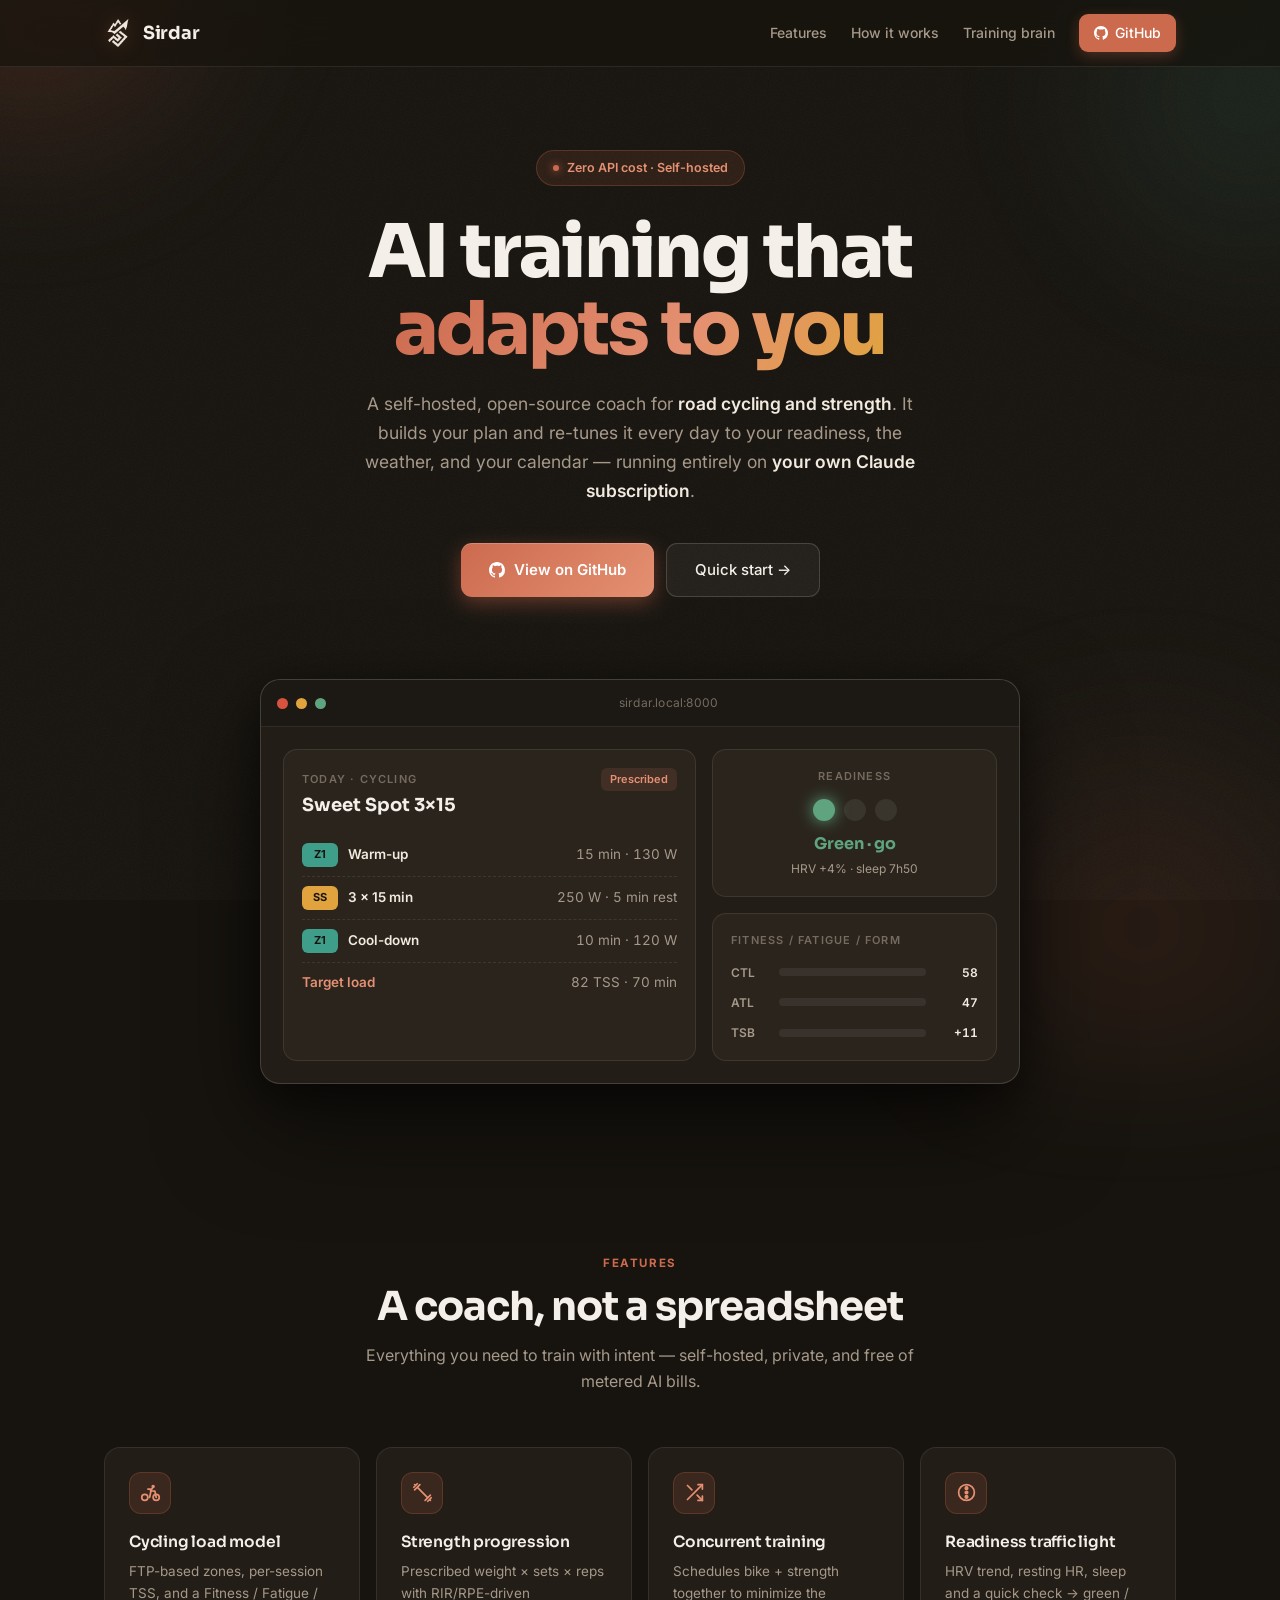
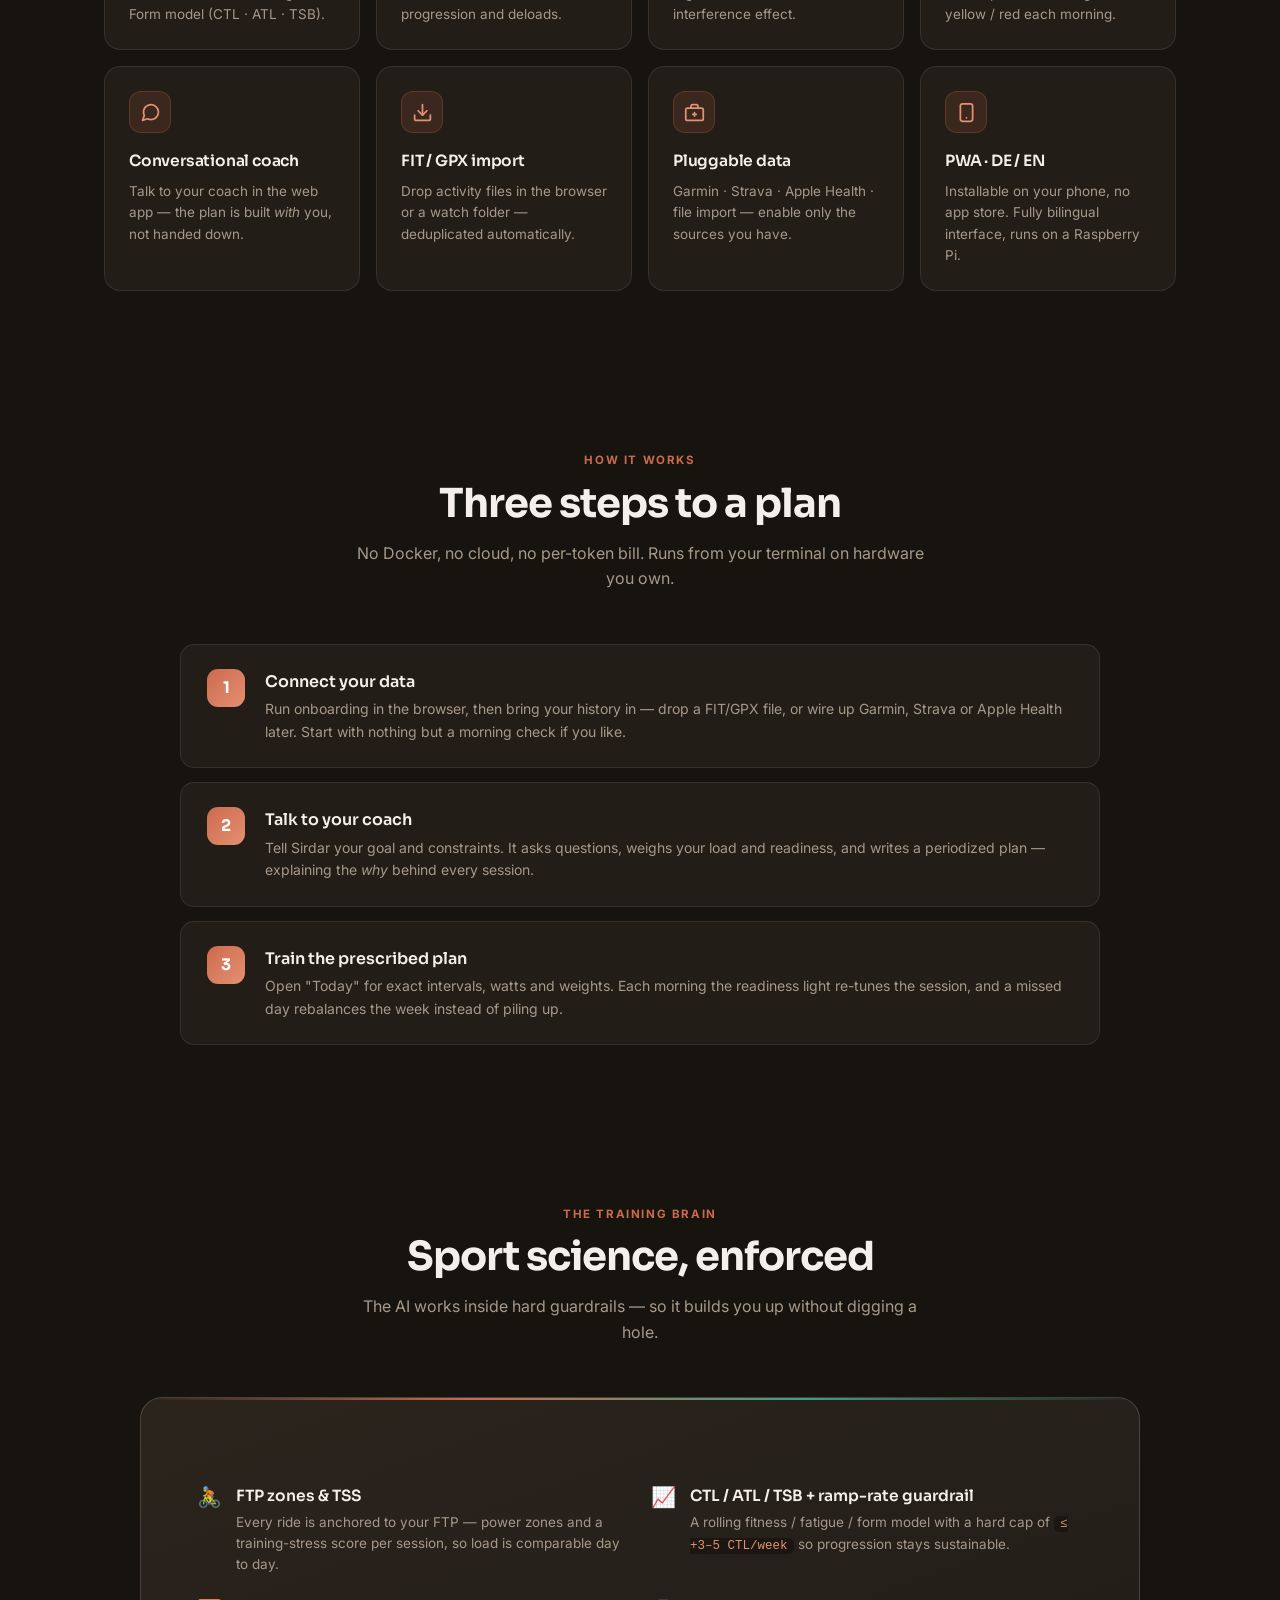
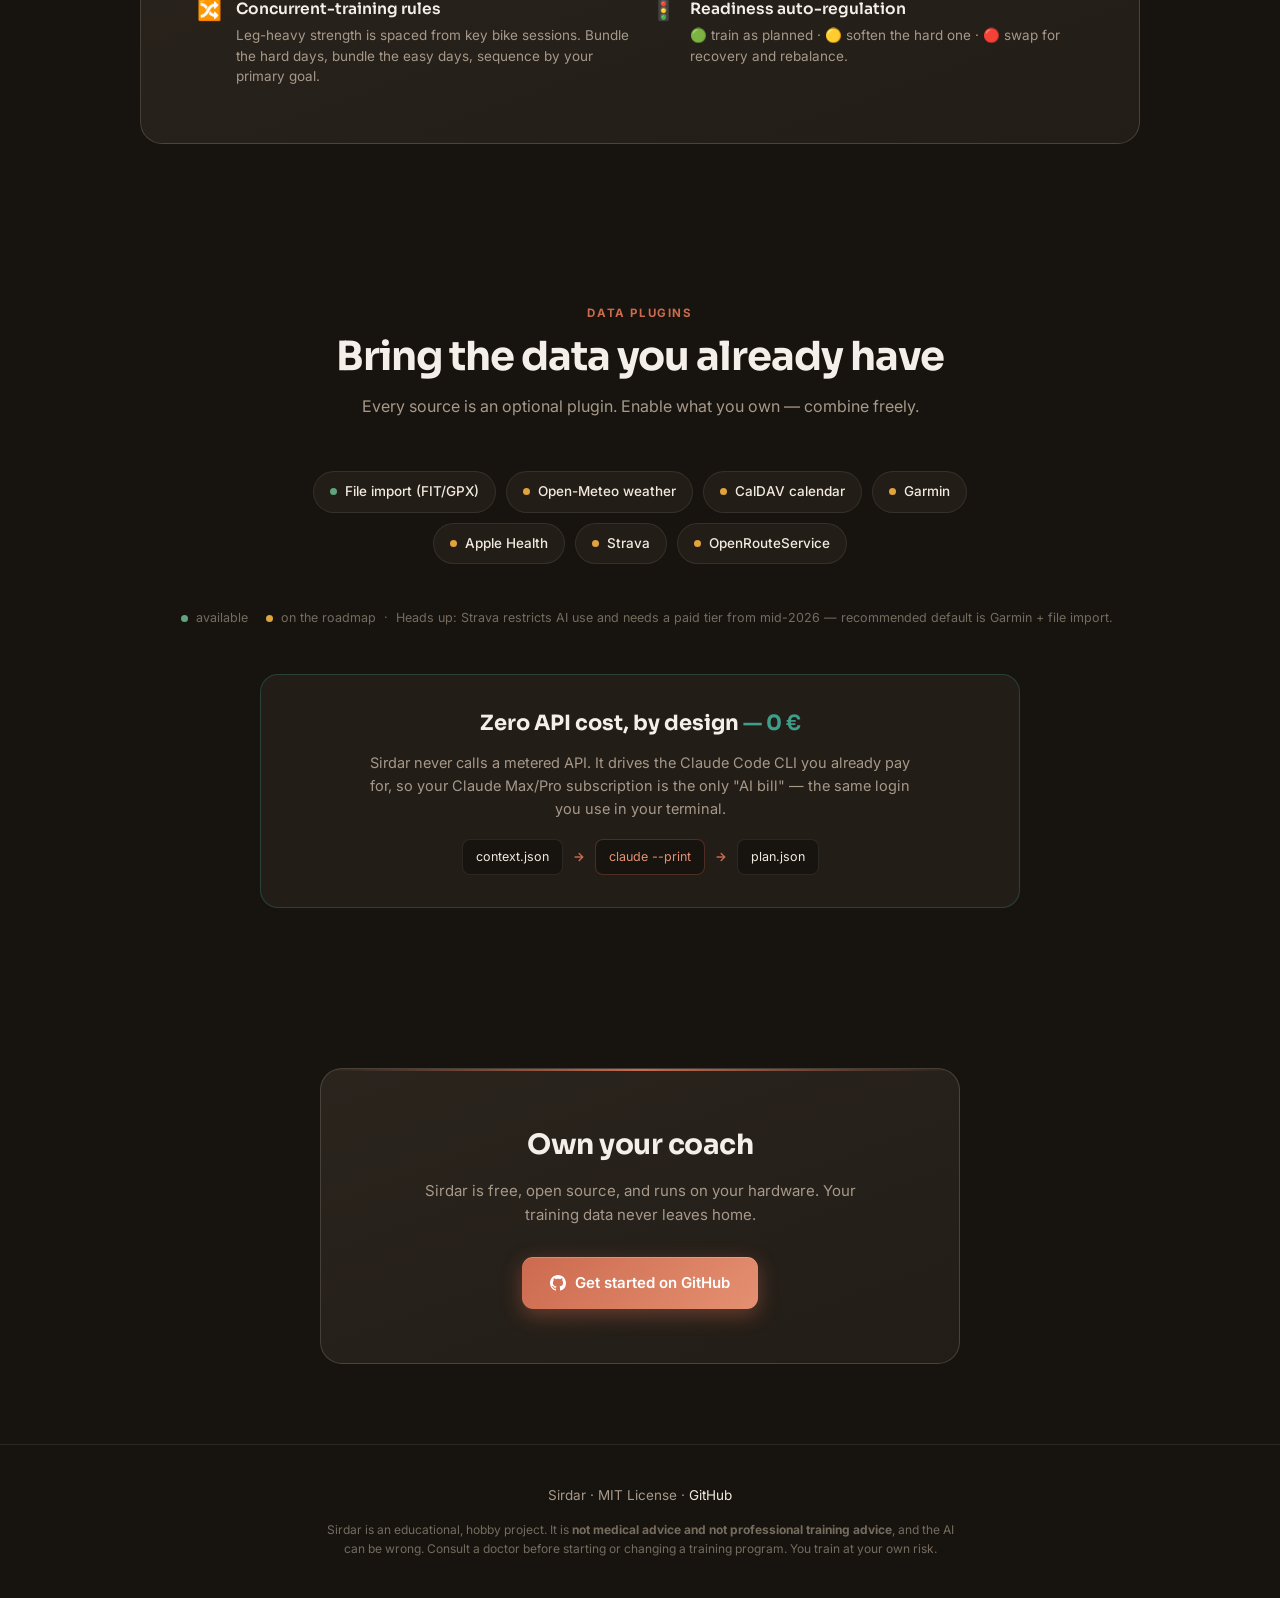
<file: docs/index.html>
<!DOCTYPE html>
<html lang="en">
<head>
    <meta charset="UTF-8">
    <meta name="viewport" content="width=device-width, initial-scale=1.0">
    <title>Sirdar — AI training that adapts to you</title>
    <meta name="description" content="Sirdar is a self-hosted, open-source AI training coach for road cycling and strength. It builds your plan and re-tunes it daily — running on your own Claude subscription, for zero API cost.">
    <meta name="theme-color" content="#17140F">
    <meta name="author" content="Sirdar">
    <meta property="og:title" content="Sirdar — AI training that adapts to you">
    <meta property="og:description" content="Self-hosted, open-source AI coach for cycling + strength. FTP/TSS, CTL/ATL/TSB, a readiness traffic light and a conversational coach — running on your own Claude subscription for zero API cost.">
    <meta property="og:type" content="website">
    <meta property="og:url" content="https://kingler16.github.io/Sirdar">
    <meta property="og:image" content="https://kingler16.github.io/Sirdar/logo.png">
    <meta name="twitter:card" content="summary">
    <meta name="twitter:title" content="Sirdar — AI training that adapts to you">
    <meta name="twitter:description" content="Self-hosted, open-source AI coach for cycling + strength. Runs on your own Claude subscription for zero API cost.">
    <link rel="icon" type="image/png" href="logo.png">
    <link rel="apple-touch-icon" href="logo.png">
    <link rel="preconnect" href="https://fonts.googleapis.com">
    <link rel="preconnect" href="https://fonts.gstatic.com" crossorigin>
    <link href="https://fonts.googleapis.com/css2?family=Sora:wght@500;600;700;800&family=Inter:wght@400;500;600;700&display=swap" rel="stylesheet">
    <style>
        :root {
            --charcoal: #17140F;
            --panel: #221D17;
            --panel-2: #2A241D;
            --offwhite: #F4EFE8;
            --taupe: #A6998A;
            --taupe-dim: #756B5F;
            --cream: #F2EADF;
            --clay: #CC6A4E;
            --clay-hover: #E59072;
            --teal: #3E9E89;
            --green: #5FA47E;
            --amber: #E0A33E;
            --red: #D85240;
            --border: rgba(244, 239, 232, 0.09);
            --border-strong: rgba(244, 239, 232, 0.16);
            --ease: cubic-bezier(0.16, 1, 0.3, 1);
            --shadow: 0 12px 40px rgba(0, 0, 0, 0.45);
        }

        * { margin: 0; padding: 0; box-sizing: border-box; }
        html { scroll-behavior: smooth; }

        body {
            font-family: 'Inter', -apple-system, BlinkMacSystemFont, sans-serif;
            background: var(--charcoal);
            color: var(--offwhite);
            line-height: 1.6;
            overflow-x: hidden;
            -webkit-font-smoothing: antialiased;
            position: relative;
            min-height: 100vh;
        }

        /* Warm, earthy ambient glow */
        body::before {
            content: '';
            position: fixed;
            inset: -20vh -20vw;
            z-index: -2;
            background:
                radial-gradient(46vmin circle at 16% 12%, rgba(204, 106, 78, 0.22), transparent 60%),
                radial-gradient(40vmin circle at 84% 22%, rgba(62, 158, 137, 0.14), transparent 62%),
                radial-gradient(50vmin circle at 78% 88%, rgba(204, 106, 78, 0.12), transparent 60%);
            filter: blur(60px);
            pointer-events: none;
        }
        body::after {
            content: '';
            position: fixed;
            inset: 0;
            z-index: -1;
            pointer-events: none;
            opacity: 0.035;
            background-image: url("data:image/svg+xml;utf8,<svg xmlns='http://www.w3.org/2000/svg' width='200' height='200'><filter id='n'><feTurbulence type='fractalNoise' baseFrequency='0.85' numOctaves='2' stitchTiles='stitch'/><feColorMatrix values='0 0 0 0 1  0 0 0 0 1  0 0 0 0 1  0 0 0 1 0'/></filter><rect width='100%25' height='100%25' filter='url(%23n)'/></svg>");
            background-size: 200px 200px;
        }

        ::selection { background: rgba(204, 106, 78, 0.3); color: var(--offwhite); }

        h1, h2, h3, .nav-brand, .stat-value { font-family: 'Sora', sans-serif; }

        .wrap { max-width: 1120px; margin: 0 auto; padding: 0 24px; }

        /* ─── Nav ─── */
        nav {
            position: fixed;
            top: 0; left: 0; right: 0;
            z-index: 100;
            padding: 14px 0;
            background: rgba(23, 20, 15, 0.72);
            backdrop-filter: blur(22px) saturate(150%);
            -webkit-backdrop-filter: blur(22px) saturate(150%);
            border-bottom: 1px solid var(--border);
        }
        .nav-inner { display: flex; justify-content: space-between; align-items: center; }
        .nav-brand {
            font-size: 18px; font-weight: 700; letter-spacing: -0.3px;
            color: var(--offwhite); text-decoration: none;
            display: flex; align-items: center; gap: 11px;
        }
        .nav-logo { width: 28px; height: 28px; display: flex; filter: drop-shadow(0 0 10px rgba(204, 106, 78, 0.35)); }
        .nav-logo img { width: 100%; height: 100%; }
        .nav-links { display: flex; gap: 24px; align-items: center; }
        .nav-links a {
            color: var(--taupe); text-decoration: none; font-size: 14px; font-weight: 500;
            transition: color 0.18s var(--ease);
        }
        .nav-links a:hover { color: var(--offwhite); }
        .btn-nav {
            display: inline-flex; align-items: center; gap: 7px;
            padding: 8px 15px; border-radius: 9px;
            background: var(--clay); color: #fff !important;
            font-size: 13.5px; font-weight: 600;
            box-shadow: 0 4px 14px rgba(204, 106, 78, 0.3);
            transition: all 0.18s var(--ease);
        }
        .btn-nav:hover { background: var(--clay-hover); transform: translateY(-1px); box-shadow: 0 6px 18px rgba(204, 106, 78, 0.4); }

        /* ─── Hero ─── */
        .hero { padding: 150px 24px 70px; text-align: center; }
        .badge {
            display: inline-flex; align-items: center; gap: 8px;
            padding: 7px 16px; border-radius: 100px;
            background: rgba(204, 106, 78, 0.12);
            border: 1px solid rgba(204, 106, 78, 0.28);
            font-size: 12.5px; font-weight: 600; color: var(--clay-hover);
            margin-bottom: 28px;
        }
        .badge .dot { width: 6px; height: 6px; border-radius: 50%; background: var(--clay); box-shadow: 0 0 8px var(--clay); }
        .hero h1 {
            font-size: clamp(40px, 6.4vw, 74px); font-weight: 800;
            letter-spacing: -2px; line-height: 1.04; margin-bottom: 22px;
        }
        .hero h1 .accent {
            background: linear-gradient(120deg, var(--clay) 0%, var(--clay-hover) 60%, var(--amber) 100%);
            -webkit-background-clip: text; background-clip: text; -webkit-text-fill-color: transparent;
        }
        .hero-sub {
            font-size: 17.5px; color: var(--taupe); max-width: 580px;
            margin: 0 auto 38px; line-height: 1.65;
        }
        .hero-sub strong { color: var(--cream); font-weight: 600; }
        .hero-buttons { display: flex; gap: 12px; justify-content: center; flex-wrap: wrap; }
        .btn-primary {
            display: inline-flex; align-items: center; gap: 9px;
            padding: 14px 28px; border-radius: 11px;
            background: linear-gradient(135deg, var(--clay), var(--clay-hover));
            color: #fff; text-decoration: none; font-size: 15px; font-weight: 600;
            box-shadow: 0 6px 20px rgba(204, 106, 78, 0.4), inset 0 1px 0 rgba(255,255,255,0.2);
            transition: all 0.2s var(--ease);
        }
        .btn-primary:hover { filter: brightness(1.06); transform: translateY(-2px); box-shadow: 0 10px 28px rgba(204, 106, 78, 0.5); }
        .btn-primary:active { transform: translateY(0) scale(0.98); }
        .btn-secondary {
            display: inline-flex; align-items: center; gap: 9px;
            padding: 14px 28px; border-radius: 11px;
            background: rgba(244, 239, 232, 0.05);
            border: 1px solid var(--border-strong);
            color: var(--offwhite); text-decoration: none; font-size: 15px; font-weight: 500;
            transition: all 0.2s var(--ease);
        }
        .btn-secondary:hover { background: rgba(244, 239, 232, 0.09); transform: translateY(-2px); }

        /* ─── Hero mockup ─── */
        .mockup-section { padding: 12px 24px 90px; }
        .mockup {
            max-width: 760px; margin: 0 auto;
            background: var(--panel);
            border: 1px solid var(--border-strong);
            border-radius: 20px;
            box-shadow: var(--shadow), 0 40px 100px rgba(0,0,0,0.5);
            overflow: hidden;
        }
        .mockup-bar {
            display: flex; align-items: center; gap: 8px;
            padding: 13px 16px; border-bottom: 1px solid var(--border);
            background: rgba(0,0,0,0.18);
        }
        .mockup-dot { width: 11px; height: 11px; border-radius: 50%; }
        .mockup-url {
            flex: 1; text-align: center; font-size: 12px; color: var(--taupe-dim);
            font-family: 'Inter', monospace; letter-spacing: 0.2px;
        }
        .mockup-body { padding: 22px; display: grid; gap: 16px; }
        @media (min-width: 620px) { .mockup-body { grid-template-columns: 1.45fr 1fr; } }

        .card {
            background: var(--panel-2); border: 1px solid var(--border);
            border-radius: 14px; padding: 18px;
        }
        .card-label { font-size: 11px; text-transform: uppercase; letter-spacing: 1.2px; color: var(--taupe-dim); font-weight: 600; }

        /* Today card */
        .today-head { display: flex; justify-content: space-between; align-items: baseline; margin-bottom: 14px; }
        .today-title { font-family: 'Sora', sans-serif; font-size: 18px; font-weight: 700; margin-top: 3px; }
        .today-tag { font-size: 11px; font-weight: 600; color: var(--clay-hover); background: rgba(204,106,78,0.14); padding: 3px 9px; border-radius: 6px; }
        .interval-row { display: flex; align-items: center; gap: 10px; padding: 9px 0; border-bottom: 1px dashed var(--border); font-size: 13.5px; }
        .interval-row:last-child { border-bottom: none; }
        .interval-zone { width: 36px; height: 24px; border-radius: 6px; display: flex; align-items: center; justify-content: center; font-size: 11px; font-weight: 700; color: #17140F; flex-shrink: 0; }
        .z-sweet { background: var(--amber); }
        .z-vo2 { background: var(--clay-hover); }
        .z-rec { background: var(--teal); }
        .interval-row span.w { margin-left: auto; color: var(--taupe); font-variant-numeric: tabular-nums; }
        .interval-row span.t { color: var(--cream); font-weight: 600; }

        /* Readiness */
        .ready-card { text-align: center; }
        .traffic { display: flex; flex-direction: column; gap: 8px; align-items: center; margin: 14px 0 10px; }
        .light-stack { display: flex; gap: 9px; }
        .light { width: 22px; height: 22px; border-radius: 50%; background: rgba(244,239,232,0.08); transition: all 0.3s; }
        .light.on.g { background: var(--green); box-shadow: 0 0 16px var(--green); }
        .light.on.y { background: var(--amber); box-shadow: 0 0 16px var(--amber); }
        .light.on.r { background: var(--red); box-shadow: 0 0 16px var(--red); }
        .ready-verdict { font-family: 'Sora', sans-serif; font-size: 16px; font-weight: 700; color: var(--green); }
        .ready-note { font-size: 12px; color: var(--taupe); margin-top: 2px; }

        /* CTL/ATL/TSB bars */
        .load-card .bars { display: grid; gap: 11px; margin-top: 13px; }
        .bar-row { display: grid; grid-template-columns: 38px 1fr 42px; align-items: center; gap: 10px; font-size: 12px; }
        .bar-row .lbl { color: var(--taupe); font-weight: 600; }
        .bar-track { height: 8px; border-radius: 5px; background: rgba(244,239,232,0.07); overflow: hidden; }
        .bar-fill { height: 100%; border-radius: 5px; }
        .bar-row .val { text-align: right; font-variant-numeric: tabular-nums; color: var(--cream); font-weight: 600; }

        /* ─── Section scaffolding ─── */
        section.block { padding: 80px 24px; }
        .section-label { font-size: 11.5px; font-weight: 700; text-transform: uppercase; letter-spacing: 1.6px; color: var(--clay); text-align: center; margin-bottom: 12px; }
        .section-title { font-size: clamp(28px, 4vw, 40px); font-weight: 700; text-align: center; letter-spacing: -1px; line-height: 1.12; margin-bottom: 14px; }
        .section-sub { font-size: 16px; color: var(--taupe); text-align: center; max-width: 580px; margin: 0 auto 52px; }

        /* ─── Features ─── */
        .features-grid { display: grid; grid-template-columns: repeat(4, 1fr); gap: 16px; }
        .feature {
            background: var(--panel); border: 1px solid var(--border);
            border-radius: 16px; padding: 24px; transition: all 0.25s var(--ease);
        }
        .feature:hover { transform: translateY(-3px); border-color: rgba(204,106,78,0.35); background: var(--panel-2); }
        .feature-icon {
            width: 42px; height: 42px; border-radius: 12px; margin-bottom: 16px;
            background: rgba(204, 106, 78, 0.14); border: 1px solid rgba(204, 106, 78, 0.25);
            display: flex; align-items: center; justify-content: center; color: var(--clay-hover);
        }
        .feature-icon svg { width: 21px; height: 21px; }
        .feature h3 { font-size: 15.5px; font-weight: 600; margin-bottom: 7px; letter-spacing: -0.2px; }
        .feature p { font-size: 13.5px; color: var(--taupe); line-height: 1.58; }

        /* ─── How it works ─── */
        .how { max-width: 920px; margin: 0 auto; }
        .steps { display: grid; gap: 14px; }
        .step {
            display: flex; gap: 20px; align-items: flex-start;
            background: var(--panel); border: 1px solid var(--border);
            border-radius: 14px; padding: 24px 26px;
        }
        .step-num {
            width: 38px; height: 38px; flex-shrink: 0; border-radius: 11px;
            background: linear-gradient(135deg, var(--clay), var(--clay-hover));
            display: flex; align-items: center; justify-content: center;
            font-family: 'Sora', sans-serif; font-size: 16px; font-weight: 700; color: #fff;
        }
        .step h3 { font-size: 16px; font-weight: 600; margin-bottom: 4px; }
        .step p { font-size: 14px; color: var(--taupe); }

        /* ─── Training brain highlight ─── */
        .brain { max-width: 1000px; margin: 0 auto; }
        .brain-box {
            background: linear-gradient(160deg, var(--panel-2), var(--panel));
            border: 1px solid var(--border-strong);
            border-radius: 22px; padding: clamp(32px, 5vw, 56px);
            position: relative; overflow: hidden;
        }
        .brain-box::before {
            content: ''; position: absolute; top: 0; left: 0; right: 0; height: 2px;
            background: linear-gradient(90deg, transparent, var(--clay), var(--teal), transparent);
        }
        .brain-grid { display: grid; gap: 22px; margin-top: 30px; }
        @media (min-width: 720px) { .brain-grid { grid-template-columns: repeat(2, 1fr); } }
        .brain-item { display: flex; gap: 14px; align-items: flex-start; }
        .brain-bullet { font-size: 20px; flex-shrink: 0; line-height: 1.3; }
        .brain-item h4 { font-family: 'Sora', sans-serif; font-size: 15.5px; font-weight: 600; margin-bottom: 3px; }
        .brain-item p { font-size: 13.5px; color: var(--taupe); line-height: 1.55; }
        .brain-item code { background: rgba(0,0,0,0.3); color: var(--clay-hover); padding: 1px 6px; border-radius: 5px; font-size: 12.5px; }

        /* ─── Data plugins ─── */
        .plugins { display: flex; flex-wrap: wrap; gap: 10px; justify-content: center; max-width: 760px; margin: 0 auto 44px; }
        .plugin {
            display: inline-flex; align-items: center; gap: 8px;
            padding: 9px 16px; border-radius: 100px;
            background: var(--panel); border: 1px solid var(--border);
            font-size: 13.5px; font-weight: 500; color: var(--cream);
            transition: all 0.2s var(--ease);
        }
        .plugin:hover { border-color: var(--border-strong); transform: translateY(-1px); }
        .plugin .pdot { width: 7px; height: 7px; border-radius: 50%; }
        .pdot.live { background: var(--green); }
        .pdot.soon { background: var(--amber); }
        .plugins-legend { text-align: center; font-size: 12.5px; color: var(--taupe-dim); margin-bottom: 46px; }
        .plugins-legend .pdot { display: inline-block; width: 7px; height: 7px; border-radius: 50%; margin: 0 4px 0 14px; vertical-align: middle; }

        .zero-box {
            max-width: 760px; margin: 0 auto;
            background: var(--panel); border: 1px solid rgba(62, 158, 137, 0.28);
            border-radius: 18px; padding: 32px 36px; text-align: center;
        }
        .zero-box h3 { font-size: 21px; font-weight: 700; margin-bottom: 10px; }
        .zero-box h3 .teal { color: var(--teal); }
        .zero-box p { font-size: 14.5px; color: var(--taupe); max-width: 560px; margin: 0 auto 18px; }
        .zero-flow {
            display: inline-flex; flex-wrap: wrap; gap: 10px; align-items: center; justify-content: center;
            font-family: 'Inter', monospace; font-size: 12.5px;
        }
        .zero-chip { padding: 7px 13px; border-radius: 8px; background: rgba(0,0,0,0.3); border: 1px solid var(--border); color: var(--cream); }
        .zero-chip.hl { color: var(--clay-hover); border-color: rgba(204,106,78,0.3); }
        .zero-arrow { color: var(--clay); font-weight: 700; }

        /* ─── CTA ─── */
        .cta-box {
            max-width: 640px; margin: 0 auto; text-align: center;
            background: linear-gradient(160deg, var(--panel-2), var(--panel));
            border: 1px solid var(--border-strong);
            border-radius: 22px; padding: 54px 44px;
            position: relative; overflow: hidden;
        }
        .cta-box::before {
            content: ''; position: absolute; top: 0; left: 0; right: 0; height: 2px;
            background: linear-gradient(90deg, transparent, var(--clay), transparent);
        }
        .cta-box h2 { font-size: 28px; font-weight: 700; margin-bottom: 12px; letter-spacing: -0.5px; }
        .cta-box p { font-size: 15px; color: var(--taupe); margin-bottom: 30px; max-width: 440px; margin-left: auto; margin-right: auto; }

        /* ─── Footer ─── */
        footer { padding: 40px 24px; border-top: 1px solid var(--border); text-align: center; }
        .footer-row { font-size: 13.5px; color: var(--taupe); margin-bottom: 14px; }
        .footer-row a { color: var(--cream); text-decoration: none; transition: color 0.2s; }
        .footer-row a:hover { color: var(--clay-hover); }
        .footer-disclaimer { font-size: 12px; color: var(--taupe-dim); max-width: 640px; margin: 0 auto; line-height: 1.55; }

        /* ─── Responsive ─── */
        @media (max-width: 980px) { .features-grid { grid-template-columns: repeat(2, 1fr); } }
        @media (max-width: 768px) {
            .hero { padding: 120px 20px 50px; }
            .nav-links a:not(.btn-nav) { display: none; }
        }
        @media (max-width: 560px) {
            .hero h1 { letter-spacing: -1.2px; }
            .features-grid { grid-template-columns: 1fr; }
            .hero-buttons { flex-direction: column; align-items: stretch; }
            .step { flex-direction: column; gap: 12px; padding: 20px; }
            .cta-box, .zero-box, .brain-box { padding: 32px 22px; }
        }
        @media (prefers-reduced-motion: reduce) { * { transition: none !important; } }
    </style>
</head>
<body>

<!-- Nav -->
<nav>
    <div class="wrap nav-inner">
        <a href="#top" class="nav-brand">
            <span class="nav-logo"><img src="logo-cream.png" alt="Sirdar logo"></span>
            Sirdar
        </a>
        <div class="nav-links">
            <a href="#features">Features</a>
            <a href="#how">How it works</a>
            <a href="#brain">Training brain</a>
            <a href="https://github.com/Kingler16/Sirdar" class="btn-nav">
                <svg width="14" height="14" viewBox="0 0 16 16" fill="currentColor"><path d="M8 0C3.58 0 0 3.58 0 8c0 3.54 2.29 6.53 5.47 7.59.4.07.55-.17.55-.38 0-.19-.01-.82-.01-1.49-2.01.37-2.53-.49-2.69-.94-.09-.23-.48-.94-.82-1.13-.28-.15-.68-.52-.01-.53.63-.01 1.08.58 1.23.82.72 1.21 1.87.87 2.33.66.07-.52.28-.87.51-1.07-1.78-.2-3.64-.89-3.64-3.95 0-.87.31-1.59.82-2.15-.08-.2-.36-1.02.08-2.12 0 0 .67-.21 2.2.82.64-.18 1.32-.27 2-.27.68 0 1.36.09 2 .27 1.53-1.04 2.2-.82 2.2-.82.44 1.1.16 1.92.08 2.12.51.56.82 1.27.82 2.15 0 3.07-1.87 3.75-3.65 3.95.29.25.54.73.54 1.48 0 1.07-.01 1.93-.01 2.2 0 .21.15.46.55.38A8.013 8.013 0 0016 8c0-4.42-3.58-8-8-8z"/></svg>
                GitHub
            </a>
        </div>
    </div>
</nav>

<!-- Hero -->
<section class="hero" id="top">
    <div class="badge"><span class="dot"></span> Zero API cost · Self-hosted</div>
    <h1>AI training that<br><span class="accent">adapts to you</span></h1>
    <p class="hero-sub">A self-hosted, open-source coach for <strong>road cycling and strength</strong>. It builds your plan and re-tunes it every day to your readiness, the weather, and your calendar — running entirely on <strong>your own Claude subscription</strong>.</p>
    <div class="hero-buttons">
        <a href="https://github.com/Kingler16/Sirdar" class="btn-primary">
            <svg width="16" height="16" viewBox="0 0 16 16" fill="currentColor"><path d="M8 0C3.58 0 0 3.58 0 8c0 3.54 2.29 6.53 5.47 7.59.4.07.55-.17.55-.38 0-.19-.01-.82-.01-1.49-2.01.37-2.53-.49-2.69-.94-.09-.23-.48-.94-.82-1.13-.28-.15-.68-.52-.01-.53.63-.01 1.08.58 1.23.82.72 1.21 1.87.87 2.33.66.07-.52.28-.87.51-1.07-1.78-.2-3.64-.89-3.64-3.95 0-.87.31-1.59.82-2.15-.08-.2-.36-1.02.08-2.12 0 0 .67-.21 2.2.82.64-.18 1.32-.27 2-.27.68 0 1.36.09 2 .27 1.53-1.04 2.2-.82 2.2-.82.44 1.1.16 1.92.08 2.12.51.56.82 1.27.82 2.15 0 3.07-1.87 3.75-3.65 3.95.29.25.54.73.54 1.48 0 1.07-.01 1.93-.01 2.2 0 .21.15.46.55.38A8.013 8.013 0 0016 8c0-4.42-3.58-8-8-8z"/></svg>
            View on GitHub
        </a>
        <a href="#how" class="btn-secondary">Quick start →</a>
    </div>
</section>

<!-- Hero mockup -->
<section class="mockup-section">
    <div class="mockup" role="img" aria-label="Stylized Sirdar dashboard showing today's session, readiness traffic light, and a fitness/fatigue/form load chart">
        <div class="mockup-bar">
            <span class="mockup-dot" style="background:#D85240"></span>
            <span class="mockup-dot" style="background:#E0A33E"></span>
            <span class="mockup-dot" style="background:#5FA47E"></span>
            <span class="mockup-url">sirdar.local:8000</span>
        </div>
        <div class="mockup-body">
            <!-- Today card -->
            <div class="card">
                <div class="today-head">
                    <div>
                        <div class="card-label">Today · Cycling</div>
                        <div class="today-title">Sweet Spot 3×15</div>
                    </div>
                    <span class="today-tag">Prescribed</span>
                </div>
                <div class="interval-row"><span class="interval-zone z-rec">Z1</span><span class="t">Warm-up</span><span class="w">15 min · 130 W</span></div>
                <div class="interval-row"><span class="interval-zone z-sweet">SS</span><span class="t">3 × 15 min</span><span class="w">250 W · 5 min rest</span></div>
                <div class="interval-row"><span class="interval-zone z-rec">Z1</span><span class="t">Cool-down</span><span class="w">10 min · 120 W</span></div>
                <div class="interval-row"><span class="t" style="color:var(--clay-hover)">Target load</span><span class="w">82 TSS · 70 min</span></div>
            </div>
            <!-- Right column: readiness + load -->
            <div style="display:grid; gap:16px;">
                <div class="card ready-card">
                    <div class="card-label">Readiness</div>
                    <div class="traffic">
                        <div class="light-stack">
                            <span class="light on g"></span>
                            <span class="light y"></span>
                            <span class="light r"></span>
                        </div>
                    </div>
                    <div class="ready-verdict">Green · go</div>
                    <div class="ready-note">HRV +4% · sleep 7h50</div>
                </div>
                <div class="card load-card">
                    <div class="card-label">Fitness / Fatigue / Form</div>
                    <div class="bars">
                        <div class="bar-row"><span class="lbl">CTL</span><span class="bar-track"><span class="bar-fill" style="width:72%; background:var(--teal)"></span></span><span class="val">58</span></div>
                        <div class="bar-row"><span class="lbl">ATL</span><span class="bar-track"><span class="bar-fill" style="width:58%; background:var(--clay)"></span></span><span class="val">47</span></div>
                        <div class="bar-row"><span class="lbl">TSB</span><span class="bar-track"><span class="bar-fill" style="width:30%; background:var(--green)"></span></span><span class="val">+11</span></div>
                    </div>
                </div>
            </div>
        </div>
    </div>
</section>

<!-- Features -->
<section class="block" id="features">
    <p class="section-label">Features</p>
    <h2 class="section-title">A coach, not a spreadsheet</h2>
    <p class="section-sub">Everything you need to train with intent — self-hosted, private, and free of metered AI bills.</p>
    <div class="wrap features-grid">
        <div class="feature">
            <div class="feature-icon"><svg viewBox="0 0 24 24" fill="none" stroke="currentColor" stroke-width="2" stroke-linecap="round" stroke-linejoin="round"><circle cx="5.5" cy="17.5" r="3.5"/><circle cx="18.5" cy="17.5" r="3.5"/><path d="M15 6a1 1 0 1 0 0-2 1 1 0 0 0 0 2zm0 0l-3 4 5 .5 1.5 7M9 8h4l-2 9.5"/></svg></div>
            <h3>Cycling load model</h3>
            <p>FTP-based zones, per-session TSS, and a Fitness / Fatigue / Form model (CTL · ATL · TSB).</p>
        </div>
        <div class="feature">
            <div class="feature-icon"><svg viewBox="0 0 24 24" fill="none" stroke="currentColor" stroke-width="2" stroke-linecap="round" stroke-linejoin="round"><path d="M6.5 6.5l11 11M21 21l-1-1M3 3l1 1M18 22l4-4M2 6l4-4M3 9l6-6M15 21l6-6"/></svg></div>
            <h3>Strength progression</h3>
            <p>Prescribed weight × sets × reps with RIR/RPE-driven progression and deloads.</p>
        </div>
        <div class="feature">
            <div class="feature-icon"><svg viewBox="0 0 24 24" fill="none" stroke="currentColor" stroke-width="2" stroke-linecap="round" stroke-linejoin="round"><polyline points="16 3 21 3 21 8"/><line x1="4" y1="20" x2="21" y2="3"/><polyline points="21 16 21 21 16 21"/><line x1="15" y1="15" x2="21" y2="21"/><line x1="4" y1="4" x2="9" y2="9"/></svg></div>
            <h3>Concurrent training</h3>
            <p>Schedules bike + strength together to minimize the interference effect.</p>
        </div>
        <div class="feature">
            <div class="feature-icon"><svg viewBox="0 0 24 24" fill="none" stroke="currentColor" stroke-width="2" stroke-linecap="round" stroke-linejoin="round"><circle cx="12" cy="12" r="9"/><circle cx="12" cy="7" r="1.4" fill="currentColor"/><circle cx="12" cy="12" r="1.4" fill="currentColor"/><circle cx="12" cy="17" r="1.4" fill="currentColor"/></svg></div>
            <h3>Readiness traffic light</h3>
            <p>HRV trend, resting HR, sleep and a quick check → green / yellow / red each morning.</p>
        </div>
        <div class="feature">
            <div class="feature-icon"><svg viewBox="0 0 24 24" fill="none" stroke="currentColor" stroke-width="2" stroke-linecap="round" stroke-linejoin="round"><path d="M21 11.5a8.38 8.38 0 0 1-.9 3.8 8.5 8.5 0 0 1-7.6 4.7 8.38 8.38 0 0 1-3.8-.9L3 21l1.9-5.7a8.38 8.38 0 0 1-.9-3.8 8.5 8.5 0 0 1 4.7-7.6 8.38 8.38 0 0 1 3.8-.9h.5a8.48 8.48 0 0 1 8 8v.5z"/></svg></div>
            <h3>Conversational coach</h3>
            <p>Talk to your coach in the web app — the plan is built <em>with</em> you, not handed down.</p>
        </div>
        <div class="feature">
            <div class="feature-icon"><svg viewBox="0 0 24 24" fill="none" stroke="currentColor" stroke-width="2" stroke-linecap="round" stroke-linejoin="round"><path d="M21 15v4a2 2 0 0 1-2 2H5a2 2 0 0 1-2-2v-4"/><polyline points="7 10 12 15 17 10"/><line x1="12" y1="15" x2="12" y2="3"/></svg></div>
            <h3>FIT / GPX import</h3>
            <p>Drop activity files in the browser or a watch folder — deduplicated automatically.</p>
        </div>
        <div class="feature">
            <div class="feature-icon"><svg viewBox="0 0 24 24" fill="none" stroke="currentColor" stroke-width="2" stroke-linecap="round" stroke-linejoin="round"><rect x="2" y="7" width="20" height="14" rx="2"/><path d="M16 7V5a2 2 0 0 0-2-2h-4a2 2 0 0 0-2 2v2M12 12v4M10 14h4"/></svg></div>
            <h3>Pluggable data</h3>
            <p>Garmin · Strava · Apple Health · file import — enable only the sources you have.</p>
        </div>
        <div class="feature">
            <div class="feature-icon"><svg viewBox="0 0 24 24" fill="none" stroke="currentColor" stroke-width="2" stroke-linecap="round" stroke-linejoin="round"><rect x="5" y="2" width="14" height="20" rx="2.5"/><line x1="12" y1="18" x2="12" y2="18"/></svg></div>
            <h3>PWA · DE / EN</h3>
            <p>Installable on your phone, no app store. Fully bilingual interface, runs on a Raspberry Pi.</p>
        </div>
    </div>
</section>

<!-- How it works -->
<section class="block" id="how">
    <p class="section-label">How it works</p>
    <h2 class="section-title">Three steps to a plan</h2>
    <p class="section-sub">No Docker, no cloud, no per-token bill. Runs from your terminal on hardware you own.</p>
    <div class="how steps">
        <div class="step">
            <div class="step-num">1</div>
            <div>
                <h3>Connect your data</h3>
                <p>Run onboarding in the browser, then bring your history in — drop a FIT/GPX file, or wire up Garmin, Strava or Apple Health later. Start with nothing but a morning check if you like.</p>
            </div>
        </div>
        <div class="step">
            <div class="step-num">2</div>
            <div>
                <h3>Talk to your coach</h3>
                <p>Tell Sirdar your goal and constraints. It asks questions, weighs your load and readiness, and writes a periodized plan — explaining the <em>why</em> behind every session.</p>
            </div>
        </div>
        <div class="step">
            <div class="step-num">3</div>
            <div>
                <h3>Train the prescribed plan</h3>
                <p>Open "Today" for exact intervals, watts and weights. Each morning the readiness light re-tunes the session, and a missed day rebalances the week instead of piling up.</p>
            </div>
        </div>
    </div>
</section>

<!-- Training brain -->
<section class="block" id="brain">
    <div class="brain">
        <p class="section-label">The training brain</p>
        <h2 class="section-title">Sport science, enforced</h2>
        <p class="section-sub">The AI works inside hard guardrails — so it builds you up without digging a hole.</p>
        <div class="brain-box">
            <div class="brain-grid">
                <div class="brain-item">
                    <span class="brain-bullet">🚴</span>
                    <div>
                        <h4>FTP zones &amp; TSS</h4>
                        <p>Every ride is anchored to your FTP — power zones and a training-stress score per session, so load is comparable day to day.</p>
                    </div>
                </div>
                <div class="brain-item">
                    <span class="brain-bullet">📈</span>
                    <div>
                        <h4>CTL / ATL / TSB + ramp-rate guardrail</h4>
                        <p>A rolling fitness / fatigue / form model with a hard cap of <code>≤ +3–5 CTL/week</code> so progression stays sustainable.</p>
                    </div>
                </div>
                <div class="brain-item">
                    <span class="brain-bullet">🔀</span>
                    <div>
                        <h4>Concurrent-training rules</h4>
                        <p>Leg-heavy strength is spaced from key bike sessions. Bundle the hard days, bundle the easy days, sequence by your primary goal.</p>
                    </div>
                </div>
                <div class="brain-item">
                    <span class="brain-bullet">🚦</span>
                    <div>
                        <h4>Readiness auto-regulation</h4>
                        <p><strong style="color:var(--green)">🟢</strong> train as planned · <strong style="color:var(--amber)">🟡</strong> soften the hard one · <strong style="color:var(--red)">🔴</strong> swap for recovery and rebalance.</p>
                    </div>
                </div>
            </div>
        </div>
    </div>
</section>

<!-- Data plugins + zero cost -->
<section class="block">
    <p class="section-label">Data plugins</p>
    <h2 class="section-title">Bring the data you already have</h2>
    <p class="section-sub">Every source is an optional plugin. Enable what you own — combine freely.</p>
    <div class="plugins">
        <span class="plugin"><span class="pdot live"></span> File import (FIT/GPX)</span>
        <span class="plugin"><span class="pdot soon"></span> Open-Meteo weather</span>
        <span class="plugin"><span class="pdot soon"></span> CalDAV calendar</span>
        <span class="plugin"><span class="pdot soon"></span> Garmin</span>
        <span class="plugin"><span class="pdot soon"></span> Apple Health</span>
        <span class="plugin"><span class="pdot soon"></span> Strava</span>
        <span class="plugin"><span class="pdot soon"></span> OpenRouteService</span>
    </div>
    <p class="plugins-legend"><span class="pdot live"></span> available <span class="pdot soon"></span> on the roadmap &nbsp;·&nbsp; Heads up: Strava restricts AI use and needs a paid tier from mid-2026 — recommended default is Garmin + file import.</p>

    <div class="zero-box">
        <h3>Zero API cost, by design <span class="teal">— 0 €</span></h3>
        <p>Sirdar never calls a metered API. It drives the Claude Code CLI you already pay for, so your Claude Max/Pro subscription is the only "AI bill" — the same login you use in your terminal.</p>
        <div class="zero-flow">
            <span class="zero-chip">context.json</span>
            <span class="zero-arrow">→</span>
            <span class="zero-chip hl">claude --print</span>
            <span class="zero-arrow">→</span>
            <span class="zero-chip">plan.json</span>
        </div>
    </div>
</section>

<!-- CTA -->
<section class="block">
    <div class="cta-box">
        <h2>Own your coach</h2>
        <p>Sirdar is free, open source, and runs on your hardware. Your training data never leaves home.</p>
        <div class="hero-buttons">
            <a href="https://github.com/Kingler16/Sirdar" class="btn-primary">
                <svg width="16" height="16" viewBox="0 0 16 16" fill="currentColor"><path d="M8 0C3.58 0 0 3.58 0 8c0 3.54 2.29 6.53 5.47 7.59.4.07.55-.17.55-.38 0-.19-.01-.82-.01-1.49-2.01.37-2.53-.49-2.69-.94-.09-.23-.48-.94-.82-1.13-.28-.15-.68-.52-.01-.53.63-.01 1.08.58 1.23.82.72 1.21 1.87.87 2.33.66.07-.52.28-.87.51-1.07-1.78-.2-3.64-.89-3.64-3.95 0-.87.31-1.59.82-2.15-.08-.2-.36-1.02.08-2.12 0 0 .67-.21 2.2.82.64-.18 1.32-.27 2-.27.68 0 1.36.09 2 .27 1.53-1.04 2.2-.82 2.2-.82.44 1.1.16 1.92.08 2.12.51.56.82 1.27.82 2.15 0 3.07-1.87 3.75-3.65 3.95.29.25.54.73.54 1.48 0 1.07-.01 1.93-.01 2.2 0 .21.15.46.55.38A8.013 8.013 0 0016 8c0-4.42-3.58-8-8-8z"/></svg>
                Get started on GitHub
            </a>
        </div>
    </div>
</section>

<!-- Footer -->
<footer>
    <p class="footer-row">Sirdar · MIT License · <a href="https://github.com/Kingler16/Sirdar">GitHub</a></p>
    <p class="footer-disclaimer">Sirdar is an educational, hobby project. It is <strong>not medical advice and not professional training advice</strong>, and the AI can be wrong. Consult a doctor before starting or changing a training program. You train at your own risk.</p>
</footer>

</body>
</html>
</file>
